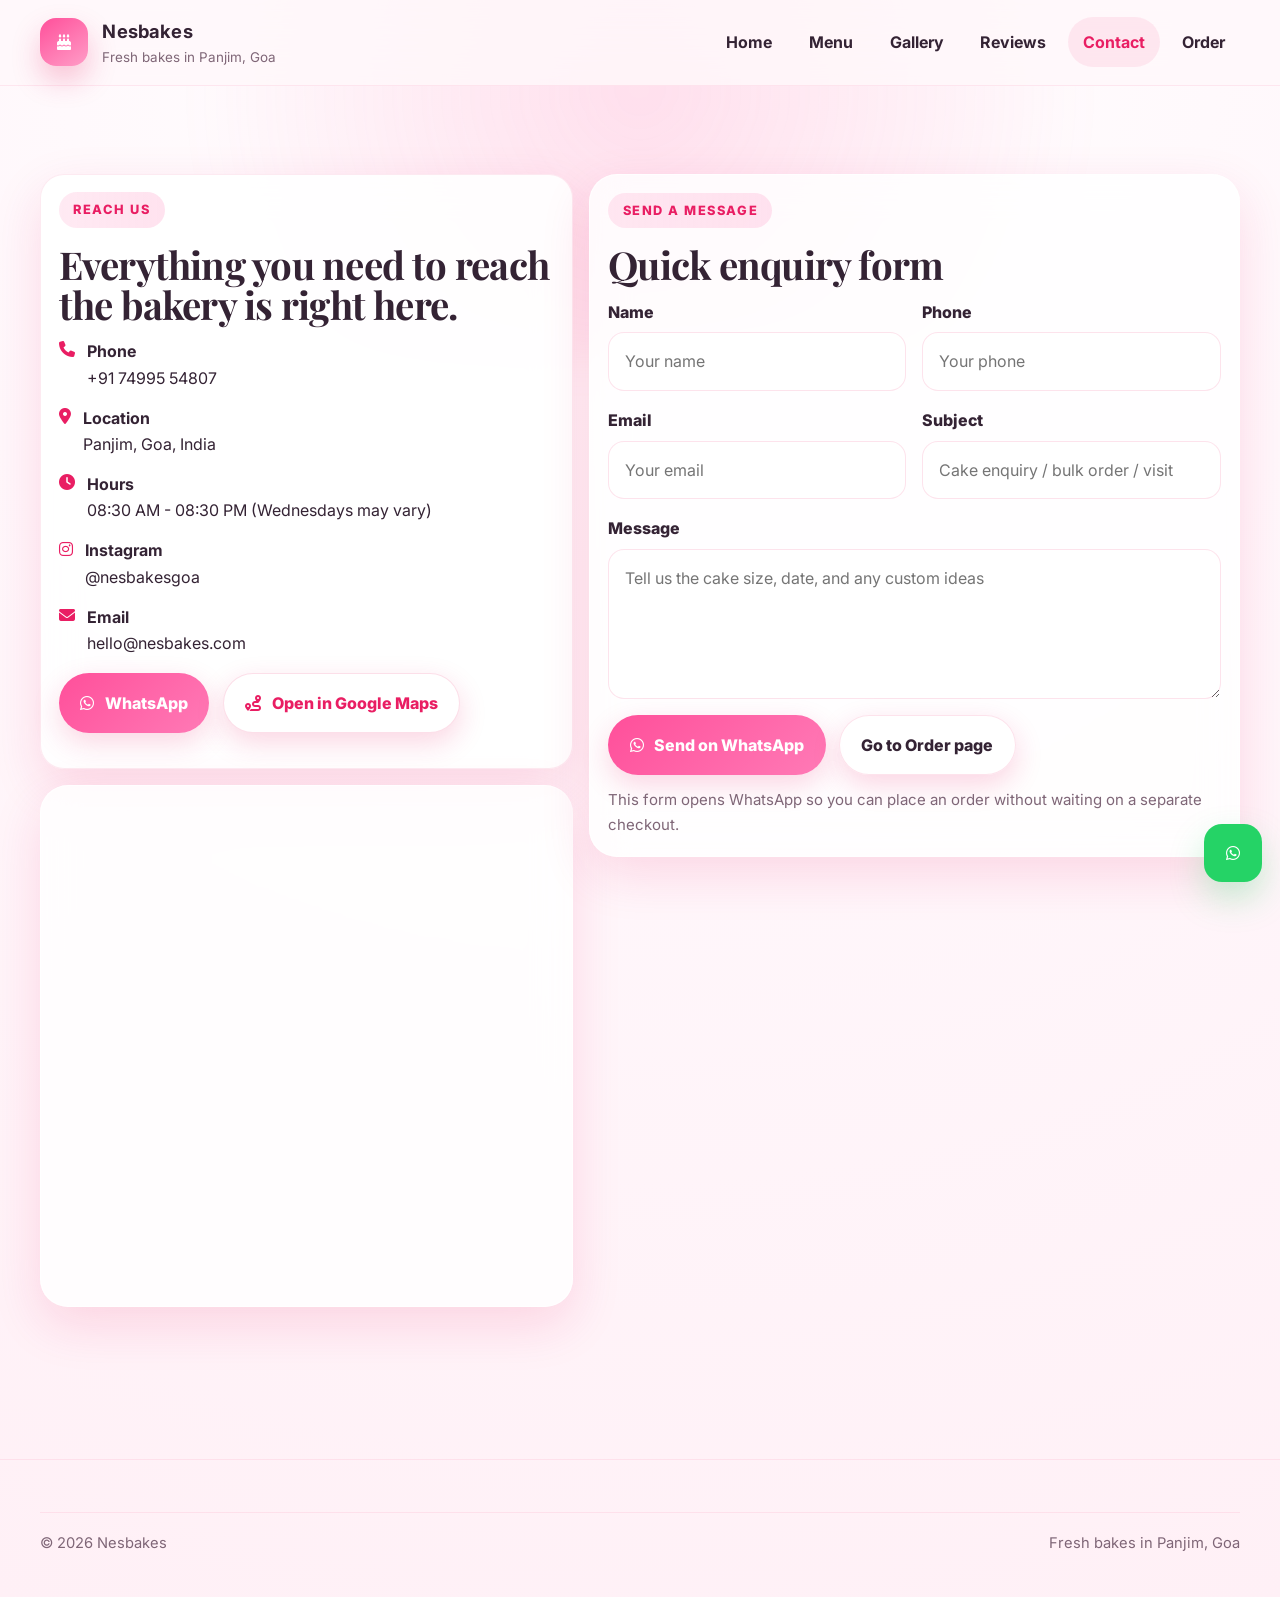
<file: contact.html>
<!DOCTYPE html>
<html lang="en">
<head>
  <meta charset="UTF-8">
  <meta name="viewport" content="width=device-width, initial-scale=1">
  <title>Contact | Nesbakes</title>
  <meta name="description" content="Contact Nesbakes in Panjim, Goa, India. Call, WhatsApp, visit the map, or send a message for cake orders and bulk enquiries.">
  <link rel="preconnect" href="https://fonts.googleapis.com">
  <link rel="preconnect" href="https://fonts.gstatic.com" crossorigin>
  <link href="https://fonts.googleapis.com/css2?family=Inter:wght@400;500;700;800;900&family=Playfair+Display:wght@600;700;800&display=swap" rel="stylesheet">
  <link rel="stylesheet" href="https://cdnjs.cloudflare.com/ajax/libs/font-awesome/6.5.0/css/all.min.css">
  <link rel="stylesheet" href="styles.css">
</head>
<body>
<div class="bg-glow"></div>
<header class="header">
  <div class="container header-inner">
    <a class="brand" href="index.html">
      <div class="brand-mark"><i class="fa-solid fa-cake-candles"></i></div>
      <div class="brand-text"><strong>Nesbakes</strong><span>Fresh bakes in Panjim, Goa</span></div>
    </a>
    <button class="menu-toggle" aria-label="Open menu"><span></span></button>
    <nav class="nav" aria-label="Primary"><a class="" href="index.html">Home</a><a class="" href="menu.html">Menu</a><a class="" href="gallery.html">Gallery</a><a class="" href="reviews.html">Reviews</a><a class="active" href="contact.html">Contact</a><a class="" href="order.html">Order</a></nav>
  </div>
  <div class="mobile-panel container"><a class="" href="index.html">Home</a><a class="" href="menu.html">Menu</a><a class="" href="gallery.html">Gallery</a><a class="" href="reviews.html">Reviews</a><a class="active" href="contact.html">Contact</a><a class="" href="order.html">Order</a></div>
</header>

<main>
<section class="section">
  <div class="container contact-grid">
    <div class="info-stack">
      <div class="info-box soft-card reveal">
        <span class="section-kicker">Reach us</span>
        <h1 class="section-title">Everything you need to reach the bakery is right here.</h1>
        <div class="info-line"><i class="fa-solid fa-phone"></i><div><strong>Phone</strong><span><a href="tel:+917499554807">+91 74995 54807</a></span></div></div>
        <div class="info-line"><i class="fa-solid fa-location-dot"></i><div><strong>Location</strong><span>Panjim, Goa, India</span></div></div>
        <div class="info-line"><i class="fa-solid fa-clock"></i><div><strong>Hours</strong><span>08:30 AM - 08:30 PM (Wednesdays may vary)</span></div></div>
        <div class="info-line"><i class="fa-brands fa-instagram"></i><div><strong>Instagram</strong><span><a href="https://instagram.com/nesbakesgoa" target="_blank" rel="noopener">@nesbakesgoa</a></span></div></div>
        <div class="info-line"><i class="fa-solid fa-envelope"></i><div><strong>Email</strong><span><a href="mailto:hello@nesbakes.com">hello@nesbakes.com</a></span></div></div>
        <div class="hero-cta" style="margin-top:1rem">
          <a class="btn btn-primary" href="https://wa.me/917499554807" target="_blank" rel="noopener"><i class="fa-brands fa-whatsapp"></i> WhatsApp</a>
          <a class="btn btn-secondary" href="https://www.google.com/maps/search/?api=1&query=Nesbakes%20Panjim%20Goa" target="_blank" rel="noopener"><i class="fa-solid fa-route"></i> Open in Google Maps</a>
        </div>
      </div>
      <div class="map-card soft-card reveal">
        <iframe loading="lazy" title="Map to Nesbakes" src="https://www.google.com/maps?q=Nesbakes%20Panjim%20Goa&output=embed"></iframe>
      </div>
    </div>
    <div class="soft-card form reveal">
      <span class="section-kicker">Send a message</span>
      <h2 class="section-title" style="font-size:clamp(1.8rem, 3vw, 2.8rem)">Quick enquiry form</h2>
      <form id="contactForm">
        <div class="field-grid">
          <div class="field"><label>Name</label><input name="name" placeholder="Your name"></div>
          <div class="field"><label>Phone</label><input name="phone" placeholder="Your phone"></div>
        </div>
        <div class="field-grid" style="margin-top:1rem">
          <div class="field"><label>Email</label><input name="email" type="email" placeholder="Your email"></div>
          <div class="field"><label>Subject</label><input name="subject" placeholder="Cake enquiry / bulk order / visit"></div>
        </div>
        <div class="field" style="margin-top:1rem"><label>Message</label><textarea name="message" placeholder="Tell us the cake size, date, and any custom ideas"></textarea></div>
        <div class="form-actions">
          <button class="btn btn-primary" type="submit"><i class="fa-brands fa-whatsapp"></i> Send on WhatsApp</button>
          <a class="btn btn-ghost" href="order.html">Go to Order page</a>
        </div>
      </form>
      <p class="small-note">This form opens WhatsApp so you can place an order without waiting on a separate checkout.</p>
    </div>
  </div>
</section>
</main>

<footer class="footer">
  <div class="container subfooter">
    <span>© <span data-year></span> Nesbakes</span>
    <span>Fresh bakes in Panjim, Goa</span>
  </div>
</footer>
<a class="floating-whatsapp" href="https://wa.me/917499554807" target="_blank" rel="noopener" aria-label="WhatsApp"><i class="fa-brands fa-whatsapp"></i></a>
<script src="main.js"></script>
</body>
</html>
</file>
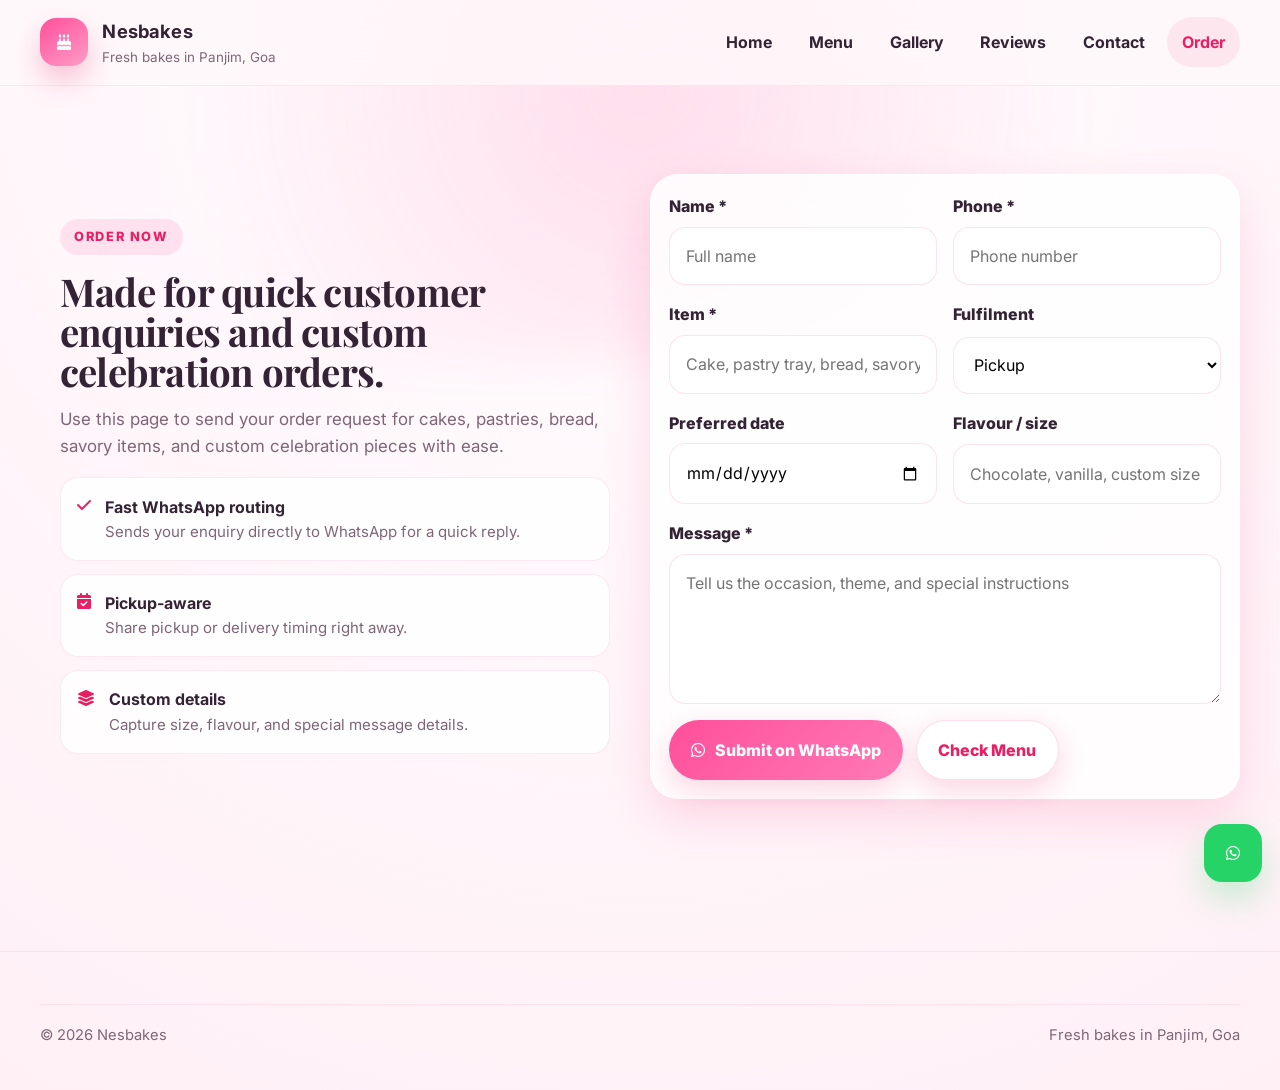
<file: order.html>
<!DOCTYPE html>
<html lang="en">
<head>
  <meta charset="UTF-8">
  <meta name="viewport" content="width=device-width, initial-scale=1">
  <title>Order | Nesbakes</title>
  <meta name="description" content="Place a custom cake or bakery order with Nesbakes. Quick WhatsApp ordering for Panjim, Goa.">
  <link rel="preconnect" href="https://fonts.googleapis.com">
  <link rel="preconnect" href="https://fonts.gstatic.com" crossorigin>
  <link href="https://fonts.googleapis.com/css2?family=Inter:wght@400;500;700;800;900&family=Playfair+Display:wght@600;700;800&display=swap" rel="stylesheet">
  <link rel="stylesheet" href="https://cdnjs.cloudflare.com/ajax/libs/font-awesome/6.5.0/css/all.min.css">
  <link rel="stylesheet" href="styles.css">
</head>
<body>
<div class="bg-glow"></div>
<header class="header">
  <div class="container header-inner">
    <a class="brand" href="index.html">
      <div class="brand-mark"><i class="fa-solid fa-cake-candles"></i></div>
      <div class="brand-text"><strong>Nesbakes</strong><span>Fresh bakes in Panjim, Goa</span></div>
    </a>
    <button class="menu-toggle" aria-label="Open menu"><span></span></button>
    <nav class="nav" aria-label="Primary"><a class="" href="index.html">Home</a><a class="" href="menu.html">Menu</a><a class="" href="gallery.html">Gallery</a><a class="" href="reviews.html">Reviews</a><a class="" href="contact.html">Contact</a><a class="active" href="order.html">Order</a></nav>
  </div>
  <div class="mobile-panel container"><a class="" href="index.html">Home</a><a class="" href="menu.html">Menu</a><a class="" href="gallery.html">Gallery</a><a class="" href="reviews.html">Reviews</a><a class="" href="contact.html">Contact</a><a class="active" href="order.html">Order</a></div>
</header>

<main>
<section class="section">
  <div class="container split">
    <div class="panel reveal">
      <span class="section-kicker">Order now</span>
      <h1 class="section-title">Made for quick customer enquiries and custom celebration orders.</h1>
      <p class="section-lead">Use this page to send your order request for cakes, pastries, bread, savory items, and custom celebration pieces with ease.</p>
      <div class="list">
        <div class="list-item"><i class="fa-solid fa-check"></i><div><strong>Fast WhatsApp routing</strong><span>Sends your enquiry directly to WhatsApp for a quick reply.</span></div></div>
        <div class="list-item"><i class="fa-solid fa-calendar-check"></i><div><strong>Pickup-aware</strong><span>Share pickup or delivery timing right away.</span></div></div>
        <div class="list-item"><i class="fa-solid fa-layer-group"></i><div><strong>Custom details</strong><span>Capture size, flavour, and special message details.</span></div></div>
      </div>
    </div>
    <div class="soft-card form reveal">
      <form id="orderForm">
        <div class="field-grid">
          <div class="field"><label>Name *</label><input name="name" placeholder="Full name"></div>
          <div class="field"><label>Phone *</label><input name="phone" placeholder="Phone number"></div>
        </div>
        <div class="field-grid" style="margin-top:1rem">
          <div class="field"><label>Item *</label><input name="item" placeholder="Cake, pastry tray, bread, savory box..."></div>
          <div class="field"><label>Fulfilment</label><select name="fulfilment"><option>Pickup</option><option>Delivery</option><option>Need guidance</option></select></div>
        </div>
        <div class="field-grid" style="margin-top:1rem">
          <div class="field"><label>Preferred date</label><input name="date" type="date"></div>
          <div class="field"><label>Flavour / size</label><input name="flavour" placeholder="Chocolate, vanilla, custom size"></div>
        </div>
        <div class="field" style="margin-top:1rem"><label>Message *</label><textarea name="message" placeholder="Tell us the occasion, theme, and special instructions"></textarea></div>
        <div class="form-actions">
          <button class="btn btn-primary" type="submit"><i class="fa-brands fa-whatsapp"></i> Submit on WhatsApp</button>
          <a class="btn btn-secondary" href="menu.html">Check Menu</a>
        </div>
      </form>
    </div>
  </div>
</section>
</main>

<footer class="footer">
  <div class="container subfooter">
    <span>© <span data-year></span> Nesbakes</span>
    <span>Fresh bakes in Panjim, Goa</span>
  </div>
</footer>
<a class="floating-whatsapp" href="https://wa.me/917499554807" target="_blank" rel="noopener" aria-label="WhatsApp"><i class="fa-brands fa-whatsapp"></i></a>
<script src="main.js"></script>
</body>
</html>
</file>
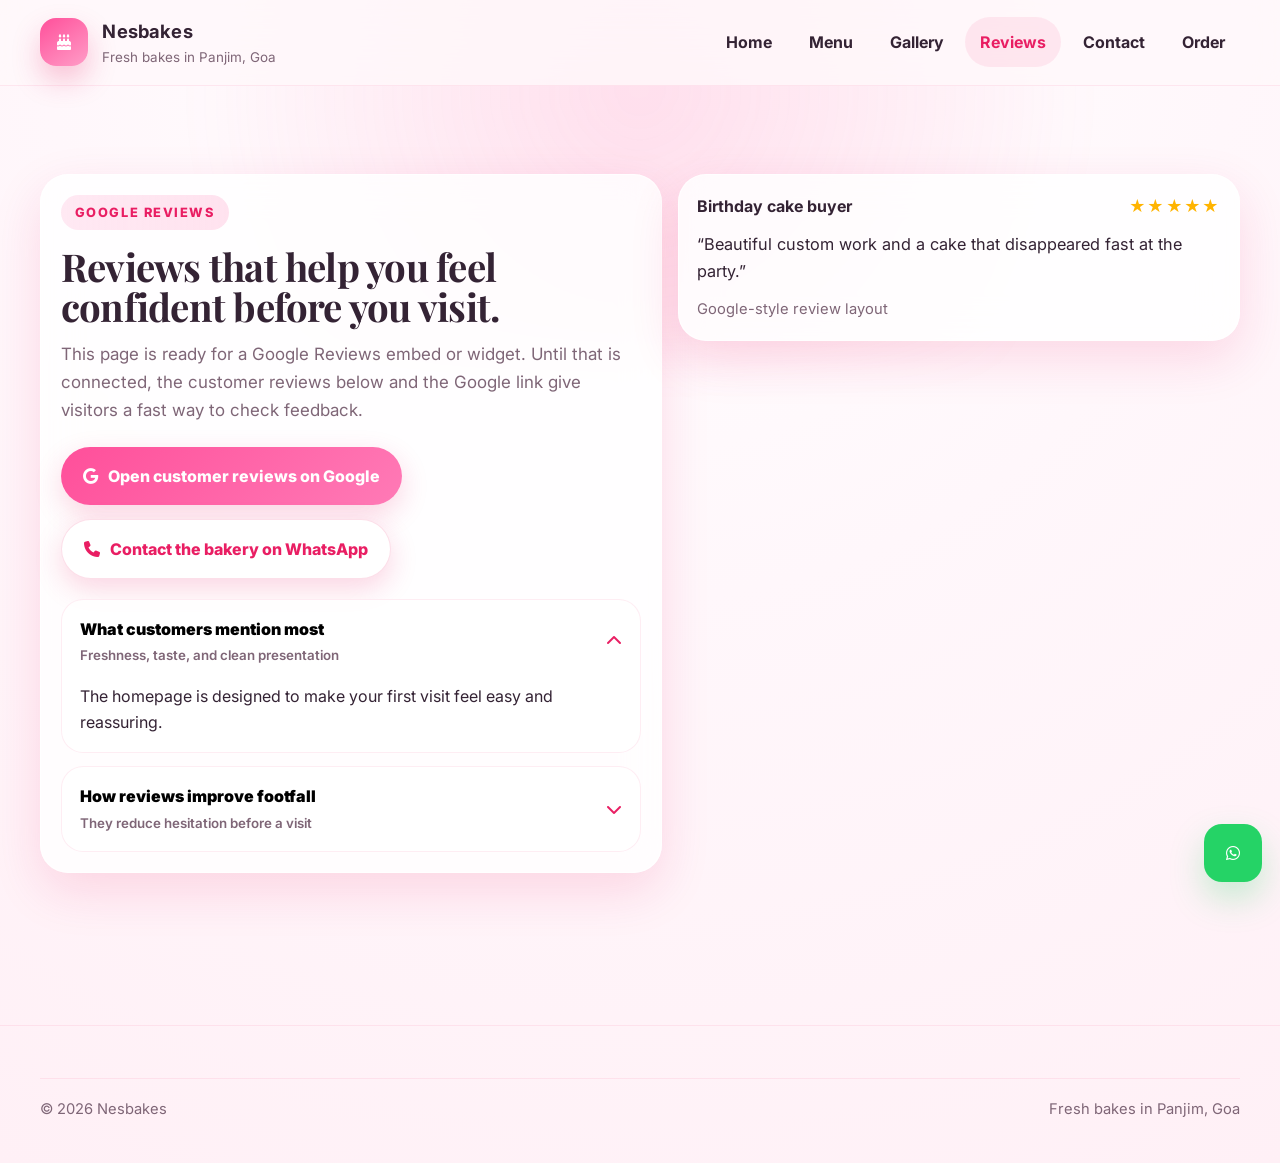
<file: reviews.html>
<!DOCTYPE html>
<html lang="en">
<head>
  <meta charset="UTF-8">
  <meta name="viewport" content="width=device-width, initial-scale=1">
  <title>Reviews | Nesbakes</title>
  <meta name="description" content="Read reviews and see why customers choose Nesbakes in Panjim for cakes, pastries, and custom orders.">
  <link rel="preconnect" href="https://fonts.googleapis.com">
  <link rel="preconnect" href="https://fonts.gstatic.com" crossorigin>
  <link href="https://fonts.googleapis.com/css2?family=Inter:wght@400;500;700;800;900&family=Playfair+Display:wght@600;700;800&display=swap" rel="stylesheet">
  <link rel="stylesheet" href="https://cdnjs.cloudflare.com/ajax/libs/font-awesome/6.5.0/css/all.min.css">
  <link rel="stylesheet" href="styles.css">
</head>
<body>
<div class="bg-glow"></div>
<header class="header">
  <div class="container header-inner">
    <a class="brand" href="index.html">
      <div class="brand-mark"><i class="fa-solid fa-cake-candles"></i></div>
      <div class="brand-text"><strong>Nesbakes</strong><span>Fresh bakes in Panjim, Goa</span></div>
    </a>
    <button class="menu-toggle" aria-label="Open menu"><span></span></button>
    <nav class="nav" aria-label="Primary"><a class="" href="index.html">Home</a><a class="" href="menu.html">Menu</a><a class="" href="gallery.html">Gallery</a><a class="active" href="reviews.html">Reviews</a><a class="" href="contact.html">Contact</a><a class="" href="order.html">Order</a></nav>
  </div>
  <div class="mobile-panel container"><a class="" href="index.html">Home</a><a class="" href="menu.html">Menu</a><a class="" href="gallery.html">Gallery</a><a class="active" href="reviews.html">Reviews</a><a class="" href="contact.html">Contact</a><a class="" href="order.html">Order</a></div>
</header>

<main>
<section class="section">
  <div class="container reviews-wrap">
    <div class="soft-card panel reveal">
      <span class="section-kicker">Google reviews</span>
      <h1 class="section-title">Reviews that help you feel confident before you visit.</h1>
      <p class="section-lead">This page is ready for a Google Reviews embed or widget. Until that is connected, the customer reviews below and the Google link give visitors a fast way to check feedback.</p>
      <div class="hero-cta">
        <a class="btn btn-primary" href="https://www.google.com/search?q=Nesbakes+Panjim+Goa+reviews" target="_blank" rel="noopener"><i class="fa-brands fa-google"></i> Open customer reviews on Google</a>
        <a class="btn btn-secondary" href="contact.html"><i class="fa-solid fa-phone"></i> Contact the bakery on WhatsApp</a>
      </div>
      <div class="accordion" style="margin-top:1.2rem">
        <div class="acc-item open"><button class="acc-btn"><span>What customers mention most<small>Freshness, taste, and clean presentation</small></span><i class="fa-solid fa-chevron-down"></i></button><div class="acc-panel"><p>The homepage is designed to make your first visit feel easy and reassuring.</p></div></div>
        <div class="acc-item"><button class="acc-btn"><span>How reviews improve footfall<small>They reduce hesitation before a visit</small></span><i class="fa-solid fa-chevron-down"></i></button><div class="acc-panel"><p>Strong review placement near the hero and map helps you decide faster and visit with confidence.</p></div></div>
      </div>
    </div>
    <div class="review-slider">
      <article class="review soft-card reveal" data-slide><div class="review-head"><strong>Birthday cake buyer</strong><span class="stars">★★★★★</span></div><p class="quote">“Beautiful custom work and a cake that disappeared fast at the party.”</p><div class="review-meta">Google-style review layout</div></article>
      <article class="review soft-card reveal" data-slide><div class="review-head"><strong>Daily visitor</strong><span class="stars">★★★★★</span></div><p class="quote">“The counter looks inviting and the pastries are always fresh.”</p><div class="review-meta">Google-style review layout</div></article>
      <article class="review soft-card reveal" data-slide><div class="review-head"><strong>Bulk order client</strong><span class="stars">★★★★★</span></div><p class="quote">“The team handled a large order smoothly and on time.”</p><div class="review-meta">Google-style review layout</div></article>
    </div>
  </div>
</section>
</main>

<footer class="footer">
  <div class="container subfooter">
    <span>© <span data-year></span> Nesbakes</span>
    <span>Fresh bakes in Panjim, Goa</span>
  </div>
</footer>
<a class="floating-whatsapp" href="https://wa.me/917499554807" target="_blank" rel="noopener" aria-label="WhatsApp"><i class="fa-brands fa-whatsapp"></i></a>
<script src="main.js"></script>
</body>
</html>
</file>
<file: styles.css>
:root {
  --pink-1: #ffd6e8;
  --pink-2: #ffb3d1;
  --pink-3: #ff7fb2;
  --pink-4: #ff4f9a;
  --rose: #e91e63;
  --bg: #fff8fb;
  --card: rgba(255,255,255,.82);
  --text: #342334;
  --muted: #7f6677;
  --line: rgba(233,30,99,.12);
  --shadow: 0 18px 50px rgba(233,30,99,.14);
  --radius: 28px;
  --radius-sm: 18px;
  --max: 1200px;
}
*{box-sizing:border-box;margin:0;padding:0}
html{scroll-behavior:smooth}
body{font-family:Inter,system-ui,-apple-system,BlinkMacSystemFont,'Segoe UI',sans-serif;background:radial-gradient(circle at top, #fff 0%, #fff7fb 45%, #fff0f6 100%);color:var(--text);line-height:1.65;overflow-x:hidden}
a{color:inherit;text-decoration:none}
img{max-width:100%;display:block}
button,input,textarea,select{font:inherit}
::selection{background:var(--pink-3);color:#fff}
.bg-glow{position:fixed;inset:-20vh -10vw auto; height:60vh; pointer-events:none; background:radial-gradient(circle, rgba(255,79,154,.18), transparent 55%); filter:blur(20px); z-index:-1}
.container{width:min(calc(100% - 2rem), var(--max));margin-inline:auto}
.section{padding:88px 0;position:relative}
.section-title{font-family:'Playfair Display', Georgia, serif;font-size:clamp(2rem, 3vw, 3.4rem);line-height:1.05;margin-bottom:14px;letter-spacing:-.02em}
.section-kicker{display:inline-flex;align-items:center;gap:.5rem;padding:.45rem .9rem;border-radius:999px;background:linear-gradient(90deg, rgba(255,79,154,.12), rgba(255,214,232,.7));color:var(--rose);font-weight:800;font-size:.8rem;letter-spacing:.12em;text-transform:uppercase;margin-bottom:16px}
.section-lead{max-width:700px;color:var(--muted);font-size:1.06rem}
.soft-card{background:var(--card);backdrop-filter:blur(18px);border:1px solid rgba(255,255,255,.75);box-shadow:var(--shadow);border-radius:var(--radius)}
.btn{display:inline-flex;align-items:center;justify-content:center;gap:.65rem;padding:1rem 1.35rem;border:0;border-radius:999px;font-weight:800;cursor:pointer;transition:.28s ease;box-shadow:0 10px 28px rgba(233,30,99,.18)}
.btn:hover{transform:translateY(-3px);box-shadow:0 16px 35px rgba(233,30,99,.24)}
.btn-primary{background:linear-gradient(135deg,var(--pink-4),#ff7ab6);color:#fff}
.btn-secondary{background:#fff;color:var(--rose);border:1px solid rgba(233,30,99,.14)}
.btn-ghost{background:rgba(255,255,255,.72);color:var(--text);border:1px solid rgba(233,30,99,.12)}
.header{position:sticky;top:0;z-index:1000;backdrop-filter:blur(20px);background:rgba(255,248,251,.82);border-bottom:1px solid rgba(233,30,99,.08)}
.header-inner{display:flex;align-items:center;justify-content:space-between;gap:1rem;padding:1rem 0}
.brand{display:flex;align-items:center;gap:.9rem;min-width:0}
.brand-mark{width:48px;height:48px;border-radius:16px;background:linear-gradient(145deg,var(--pink-4),#ff9dc7);display:grid;place-items:center;color:#fff;box-shadow:0 14px 28px rgba(233,30,99,.25);flex:0 0 auto}
.brand-text strong{display:block;font-size:1.15rem;letter-spacing:.01em}
.brand-text span{display:block;font-size:.84rem;color:var(--muted);white-space:nowrap;overflow:hidden;text-overflow:ellipsis}
.nav{display:flex;align-items:center;gap:.4rem;flex-wrap:wrap;justify-content:flex-end}
.nav a{padding:.75rem .95rem;border-radius:999px;color:var(--text);font-weight:700;transition:.25s ease}
.nav a:hover,.nav a.active{background:rgba(233,30,99,.08);color:var(--rose)}
.menu-toggle{display:none;background:rgba(255,255,255,.9);border:1px solid rgba(233,30,99,.08);width:48px;height:48px;border-radius:16px;align-items:center;justify-content:center;cursor:pointer}
.menu-toggle span{display:block;width:20px;height:2px;background:var(--rose);position:relative}
.menu-toggle span::before,.menu-toggle span::after{content:'';position:absolute;left:0;width:20px;height:2px;background:var(--rose)}
.menu-toggle span::before{top:-6px}
.menu-toggle span::after{top:6px}
.mobile-panel{display:none}
.hero{padding:34px 0 18px}
.hero-grid{display:grid;grid-template-columns:1.08fr .92fr;gap:1.5rem;align-items:stretch}
.hero-copy{padding:clamp(1.2rem,2vw,2.2rem);display:flex;flex-direction:column;justify-content:center;min-height:540px;overflow:hidden;position:relative}
.hero-copy::after{content:'';position:absolute;inset:auto -120px -160px auto;width:340px;height:340px;background:radial-gradient(circle, rgba(255,79,154,.18), transparent 62%);filter:blur(8px);transform:rotate(14deg)}
.hero h1{font-family:'Playfair Display', Georgia, serif;font-size:clamp(2.6rem, 6vw, 5.5rem);line-height:.95;letter-spacing:-.05em;max-width:12ch;margin:.55rem 0 1rem}
.hero p{max-width:62ch;color:var(--muted);font-size:1.07rem}
.hero-cta{display:flex;flex-wrap:wrap;gap:.85rem;margin:1.4rem 0 1.1rem}
.hero-highlights{display:grid;grid-template-columns:repeat(3,1fr);gap:.9rem;margin-top:1.2rem}
.hero-mini{padding:.9rem;border-radius:22px;background:rgba(255,255,255,.86);border:1px solid rgba(233,30,99,.09)}
.hero-mini strong{display:block;font-size:1.2rem;color:var(--rose)}
.hero-mini span{display:block;color:var(--muted);font-size:.9rem}
.hero-media{display:grid;grid-template-rows:1.1fr .9fr;gap:1rem}
.hero-photo{position:relative;overflow:hidden;min-height:300px}
.hero-photo img{width:100%;height:100%;object-fit:cover;filter:saturate(1.08) contrast(1.02)}
.hero-overlay{position:absolute;inset:auto 1rem 1rem 1rem;background:rgba(255,255,255,.9);border:1px solid rgba(233,30,99,.08);border-radius:20px;padding:1rem;box-shadow:0 16px 38px rgba(233,30,99,.18)}
.hero-overlay strong{display:block;font-size:1.05rem;color:var(--rose)}
.hero-overlay p{font-size:.95rem;margin:0;color:var(--muted)}
.hero-side{display:grid;grid-template-columns:1fr 1fr;gap:1rem}
.hero-side .soft-card{padding:1.1rem}
.hero-side h3{font-size:1.1rem;margin-bottom:.4rem}
.hero-side p{margin:0;font-size:.95rem}
.grid-3{display:grid;grid-template-columns:repeat(3,1fr);gap:1rem}
.grid-4{display:grid;grid-template-columns:repeat(4,1fr);gap:1rem}
.card{padding:1.2rem;border-radius:var(--radius-sm);background:rgba(255,255,255,.86);border:1px solid rgba(233,30,99,.09);box-shadow:0 12px 32px rgba(233,30,99,.08)}
.card h3{font-size:1.15rem;margin-bottom:.35rem}
.card p{color:var(--muted)}
.icon-box{width:54px;height:54px;border-radius:18px;display:grid;place-items:center;background:linear-gradient(135deg, rgba(255,79,154,.16), rgba(255,214,232,.8));color:var(--rose);margin-bottom:.95rem;font-size:1.25rem}
.feature-strip{display:grid;grid-template-columns:repeat(4,1fr);gap:1rem;margin-top:1.25rem}
.feature{padding:1rem 1rem 1.05rem;border-radius:22px;background:rgba(255,255,255,.9);border:1px solid rgba(233,30,99,.08)}
.feature strong{display:block;font-size:1.06rem;margin-bottom:.35rem}
.feature span{color:var(--muted);font-size:.92rem}
.split{display:grid;grid-template-columns:1fr 1fr;gap:1.25rem;align-items:center}
.panel{padding:1.25rem}
.panel img{border-radius:24px;box-shadow:var(--shadow);width:100%;height:100%;object-fit:cover;min-height:380px}
.list{display:grid;gap:.8rem;margin-top:1rem}
.list-item{display:flex;align-items:flex-start;gap:.85rem;padding:.95rem 1rem;background:rgba(255,255,255,.84);border-radius:18px;border:1px solid rgba(233,30,99,.09)}
.list-item i{color:var(--rose);margin-top:.2rem}
.list-item strong{display:block}
.list-item span{display:block;color:var(--muted);font-size:.94rem}
.tabs{display:flex;gap:.75rem;flex-wrap:wrap;margin:1.2rem 0 1.4rem}
.tab-btn{padding:.82rem 1.05rem;border-radius:999px;border:1px solid rgba(233,30,99,.12);background:rgba(255,255,255,.82);cursor:pointer;font-weight:800;color:var(--text);transition:.25s ease}
.tab-btn.active,.tab-btn:hover{background:linear-gradient(135deg,var(--pink-4),#ff7ab6);color:#fff;border-color:transparent}
.menu-grid{display:grid;grid-template-columns:repeat(3,1fr);gap:1rem}
.menu-card{overflow:hidden;display:flex;flex-direction:column}
.menu-card img{width:100%;height:210px;object-fit:cover;border-radius:22px 22px 0 0}
.menu-card .body{padding:1.05rem}
.price-row{display:flex;align-items:center;justify-content:space-between;margin-top:.9rem;padding-top:.9rem;border-top:1px solid rgba(233,30,99,.1)}
.price{font-weight:900;color:var(--rose);font-size:1.05rem}
.tag{display:inline-flex;align-items:center;padding:.32rem .65rem;border-radius:999px;background:rgba(233,30,99,.08);color:var(--rose);font-size:.8rem;font-weight:800}
.gallery{display:grid;grid-template-columns:repeat(12,1fr);gap:1rem}
.gallery figure{position:relative;overflow:hidden;border-radius:26px;min-height:220px;background:#fff;cursor:pointer;box-shadow:0 14px 36px rgba(233,30,99,.12)}
.gallery img{width:100%;height:100%;object-fit:cover;transition:.5s ease}
.gallery figure:hover img{transform:scale(1.05)}
.gallery figcaption{position:absolute;inset:auto 0 0 0;padding:1rem 1rem 1.05rem;background:linear-gradient(to top, rgba(19,8,15,.78), rgba(19,8,15,0));color:#fff;font-weight:800}
.g1{grid-column:span 5} .g2{grid-column:span 4} .g3{grid-column:span 3} .g4{grid-column:span 6} .g5{grid-column:span 6}
.reviews-wrap{display:grid;grid-template-columns:1.05fr .95fr;gap:1rem;align-items:start}
.review{padding:1.15rem;display:grid;gap:.75rem}
.review-head{display:flex;align-items:center;justify-content:space-between;gap:1rem}
.stars{color:#ffb400;letter-spacing:.08em}
.quote{font-size:1.02rem;color:var(--text)}
.review-meta{color:var(--muted);font-size:.92rem}
.review-slider{display:grid;gap:1rem}
.map-card{overflow:hidden}
.map-card iframe{width:100%;height:520px;border:0;display:block}
.contact-grid{display:grid;grid-template-columns:.9fr 1.1fr;gap:1rem;align-items:start}
.info-stack{display:grid;gap:1rem}
.info-box{padding:1.1rem;border-radius:24px;background:rgba(255,255,255,.9);border:1px solid rgba(233,30,99,.09)}
.info-line{display:flex;gap:.8rem;align-items:flex-start;margin-top:.85rem}
.info-line i{color:var(--rose);margin-top:.2rem}
.info-line strong{display:block}
.form{padding:1.15rem}
.field-grid{display:grid;grid-template-columns:1fr 1fr;gap:1rem}
.field{display:grid;gap:.45rem}
.field label{font-weight:800;color:var(--text)}
.field input,.field textarea,.field select{width:100%;padding:.95rem 1rem;border-radius:16px;background:#fff;border:1px solid rgba(233,30,99,.12);outline:none;transition:.25s ease;box-shadow:inset 0 1px 0 rgba(255,255,255,.75)}
.field input:focus,.field textarea:focus,.field select:focus{border-color:rgba(233,30,99,.4);box-shadow:0 0 0 4px rgba(233,30,99,.08)}
.field textarea{min-height:150px;resize:vertical}
.form-actions{display:flex;gap:.8rem;flex-wrap:wrap;margin-top:1rem}
.small-note{color:var(--muted);font-size:.94rem;margin-top:.8rem}
.accordion{display:grid;gap:.85rem}
.acc-item{overflow:hidden;border-radius:22px;background:rgba(255,255,255,.88);border:1px solid rgba(233,30,99,.08)}
.acc-btn{width:100%;text-align:left;padding:1rem 1.1rem;border:0;background:transparent;font-weight:900;display:flex;align-items:center;justify-content:space-between;gap:1rem;cursor:pointer}
.acc-btn span{display:block} .acc-btn small{display:block;color:var(--muted);font-weight:600;margin-top:.2rem}
.acc-panel{max-height:0;overflow:hidden;transition:max-height .32s ease,padding .32s ease;padding:0 1.1rem}
.acc-item.open .acc-panel{padding:0 1.1rem 1rem;max-height:200px}
.acc-item.open .acc-btn i{transform:rotate(180deg)}
.acc-btn i{transition:.25s ease;color:var(--rose)}
.footer{padding:28px 0 42px;border-top:1px solid rgba(233,30,99,.08);margin-top:64px}
.footer-grid{display:grid;grid-template-columns:1.25fr .75fr .9fr .9fr;gap:1rem}
.footer h3{font-size:1.1rem;margin-bottom:.8rem}
.footer a,.footer p{color:var(--muted)}
.footer-links{display:grid;gap:.45rem}
.socials{display:flex;gap:.6rem;flex-wrap:wrap;margin-top:.8rem}
.socials a{width:42px;height:42px;border-radius:14px;display:grid;place-items:center;background:#fff;border:1px solid rgba(233,30,99,.09);box-shadow:0 10px 22px rgba(233,30,99,.08);color:var(--rose)}
.subfooter{margin-top:24px;padding-top:18px;border-top:1px solid rgba(233,30,99,.08);display:flex;justify-content:space-between;gap:1rem;flex-wrap:wrap;color:var(--muted);font-size:.92rem}
.reveal{opacity:0;transform:translateY(18px);transition:.7s ease}
.reveal.in-view{opacity:1;transform:none}
.floating-whatsapp{position:fixed;right:18px;bottom:18px;z-index:1200;width:58px;height:58px;border-radius:18px;display:grid;place-items:center;background:#25d366;color:#fff;box-shadow:0 16px 34px rgba(37,211,102,.26)}
.lightbox{position:fixed;inset:0;background:rgba(14,6,10,.88);display:none;align-items:center;justify-content:center;padding:1rem;z-index:1500}
.lightbox.active{display:flex}
.lightbox img{max-width:min(1100px,95vw);max-height:85vh;border-radius:22px;box-shadow:0 22px 60px rgba(0,0,0,.4)}
.lightbox button{position:absolute;top:18px;right:18px;width:46px;height:46px;border:0;border-radius:14px;background:#fff;cursor:pointer;font-size:1.2rem;color:var(--rose)}
@media (max-width: 1100px){
  .hero-grid,.split,.reviews-wrap,.contact-grid,.footer-grid{grid-template-columns:1fr}
  .hero-copy{min-height:auto}
  .hero-media{grid-template-columns:1fr 1fr;grid-template-rows:auto}
  .gallery{grid-template-columns:repeat(6,1fr)}
  .g1,.g2,.g3,.g4,.g5{grid-column:span 6}
  .menu-grid,.grid-3,.grid-4,.feature-strip{grid-template-columns:repeat(2,1fr)}
}
@media (max-width: 760px){
  .nav{display:none}
  .menu-toggle{display:inline-grid}
  .mobile-panel{display:none;position:absolute;left:1rem;right:1rem;top:78px;padding:1rem;border-radius:24px;background:rgba(255,255,255,.96);box-shadow:var(--shadow);border:1px solid rgba(233,30,99,.08)}
  .mobile-panel.open{display:block}
  .mobile-panel a{display:block;padding:.85rem 1rem;border-radius:16px;font-weight:800}
  .mobile-panel a:hover,.mobile-panel a.active{background:rgba(233,30,99,.08);color:var(--rose)}
  .hero-media,.hero-highlights,.field-grid,.menu-grid,.grid-3,.grid-4,.feature-strip{grid-template-columns:1fr}
  .section{padding:70px 0}
  .hero{padding-top:18px}
  .hero-copy{padding:1rem}
  .hero h1{font-size:clamp(2.2rem, 13vw, 4rem)}
  .map-card iframe{height:380px}
}
</file>
